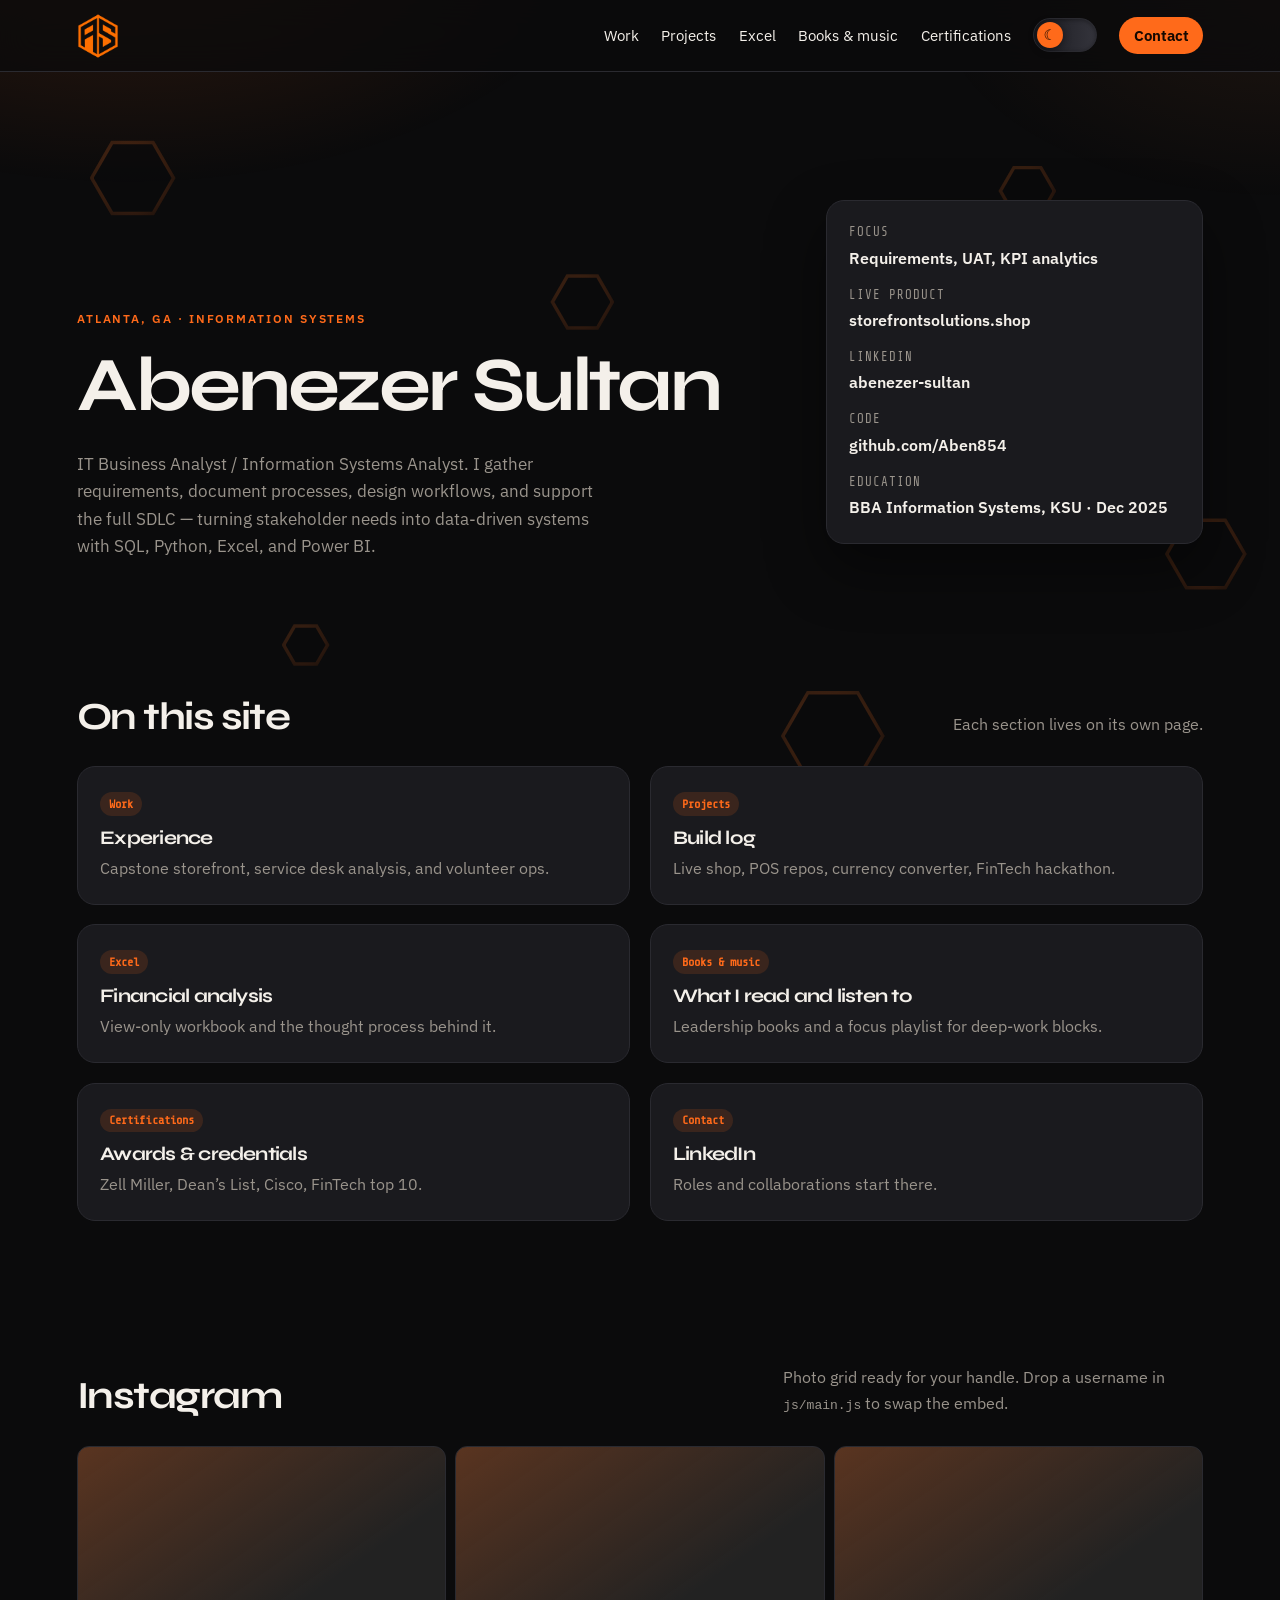
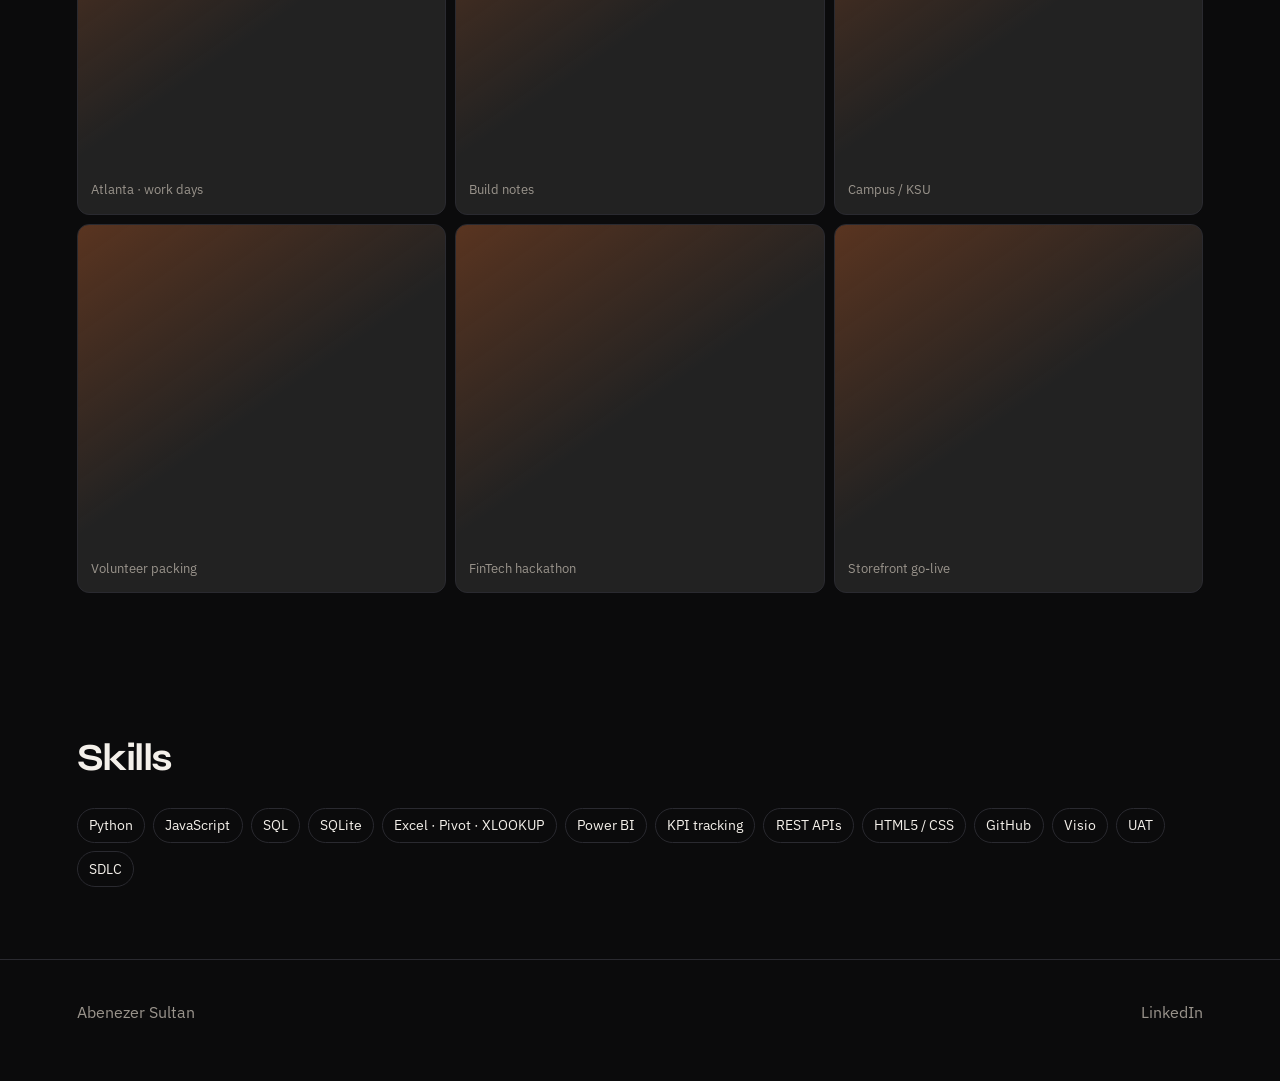
<file: index.html>
<!DOCTYPE html>
<html lang="en">
  <head>
    <meta charset="UTF-8" />
    <meta name="viewport" content="width=device-width, initial-scale=1.0" />
    <title>Abenezer Sultan — IT Business Analyst</title>
    <link rel="preconnect" href="https://fonts.googleapis.com" />
    <link rel="preconnect" href="https://fonts.gstatic.com" crossorigin />
    <link
      href="https://fonts.googleapis.com/css2?family=IBM+Plex+Sans:wght@400;500;600;700&family=Syne:wght@700;800&display=swap"
      rel="stylesheet"
    />
    <link rel="icon" type="image/png" href="assets/favicon.png" />
    <script src="js/theme-init.js"></script>
    <link rel="stylesheet" href="css/styles.css" />
  </head>
  <body>
    <nav class="nav">
      <a class="brand" href="index.html" aria-label="Home">
        <img class="brand-logo" src="assets/logo.png" alt="Abenezer Sultan monogram" />
      </a>
      <div class="nav-links">
        <a href="work.html">Work</a>
        <a href="projects.html">Projects</a>
        <a href="excel.html">Excel</a>
        <a href="books.html">Books & music</a>
        <a href="certifications.html">Certifications</a>
        <a class="nav-cta" href="contact.html">Contact</a>
      </div>
    </nav>

    <header class="hero">
      <div>
        <p class="kicker">Atlanta, GA · Information Systems</p>
        <h1>Abenezer Sultan</h1>
        <p class="lede">
          IT Business Analyst / Information Systems Analyst. I gather
          requirements, document processes, design workflows, and support the
          full SDLC — turning stakeholder needs into data-driven systems with
          SQL, Python, Excel, and Power BI.
        </p>
      </div>
      <dl class="hero-meta">
        <div>
          <dt>Focus</dt>
          <dd>Requirements, UAT, KPI analytics</dd>
        </div>
        <div>
          <dt>Live product</dt>
          <dd><a href="https://storefrontsolutions.shop/" target="_blank" rel="noreferrer">storefrontsolutions.shop</a></dd>
        </div>
        <div>
          <dt>LinkedIn</dt>
          <dd><a href="https://www.linkedin.com/in/abenezer-sultan-a5363623b" target="_blank" rel="noreferrer">abenezer-sultan</a></dd>
        </div>
        <div>
          <dt>Code</dt>
          <dd><a href="https://github.com/Aben854" target="_blank" rel="noreferrer">github.com/Aben854</a></dd>
        </div>
        <div>
          <dt>Education</dt>
          <dd>BBA Information Systems, KSU · Dec 2025</dd>
        </div>
      </dl>
    </header>

    <section class="section">
      <div class="section-head">
        <h2>On this site</h2>
        <p>Each section lives on its own page.</p>
      </div>
      <div class="grid-2">
        <a class="card" href="work.html">
          <span class="tag">Work</span>
          <h3>Experience</h3>
          <p>Capstone storefront, service desk analysis, and volunteer ops.</p>
        </a>
        <a class="card" href="projects.html">
          <span class="tag">Projects</span>
          <h3>Build log</h3>
          <p>Live shop, POS repos, currency converter, FinTech hackathon.</p>
        </a>
        <a class="card" href="excel.html">
          <span class="tag">Excel</span>
          <h3>Financial analysis</h3>
          <p>View-only workbook and the thought process behind it.</p>
        </a>
        <a class="card" href="books.html">
          <span class="tag">Books &amp; music</span>
          <h3>What I read and listen to</h3>
          <p>Leadership books and a focus playlist for deep-work blocks.</p>
        </a>
        <a class="card" href="certifications.html">
          <span class="tag">Certifications</span>
          <h3>Awards &amp; credentials</h3>
          <p>Zell Miller, Dean’s List, Cisco, FinTech top 10.</p>
        </a>
        <a class="card" href="contact.html">
          <span class="tag">Contact</span>
          <h3>LinkedIn</h3>
          <p>Roles and collaborations start there.</p>
        </a>
      </div>
    </section>

    <section class="section" id="instagram">
      <div class="section-head">
        <h2>Instagram</h2>
        <p>Photo grid ready for your handle. Drop a username in <code>js/main.js</code> to swap the embed.</p>
      </div>
      <div class="ig-grid" id="ig-grid">
        <div class="ig-tile">Atlanta · work days</div>
        <div class="ig-tile">Build notes</div>
        <div class="ig-tile">Campus / KSU</div>
        <div class="ig-tile">Volunteer packing</div>
        <div class="ig-tile">FinTech hackathon</div>
        <div class="ig-tile">Storefront go-live</div>
      </div>
    </section>

    <section class="section">
      <div class="section-head">
        <h2>Skills</h2>
      </div>
      <div class="skills">
        <span>Python</span><span>JavaScript</span><span>SQL</span><span>SQLite</span>
        <span>Excel · Pivot · XLOOKUP</span><span>Power BI</span><span>KPI tracking</span>
        <span>REST APIs</span><span>HTML5 / CSS</span><span>GitHub</span>
        <span>Visio</span><span>UAT</span><span>SDLC</span>
      </div>
    </section>

    <footer>
      <span>Abenezer Sultan</span>
      <a href="https://www.linkedin.com/in/abenezer-sultan-a5363623b" target="_blank" rel="noreferrer">LinkedIn</a>
    </footer>
    <script src="js/main.js"></script>
  </body>
</html>
</file>
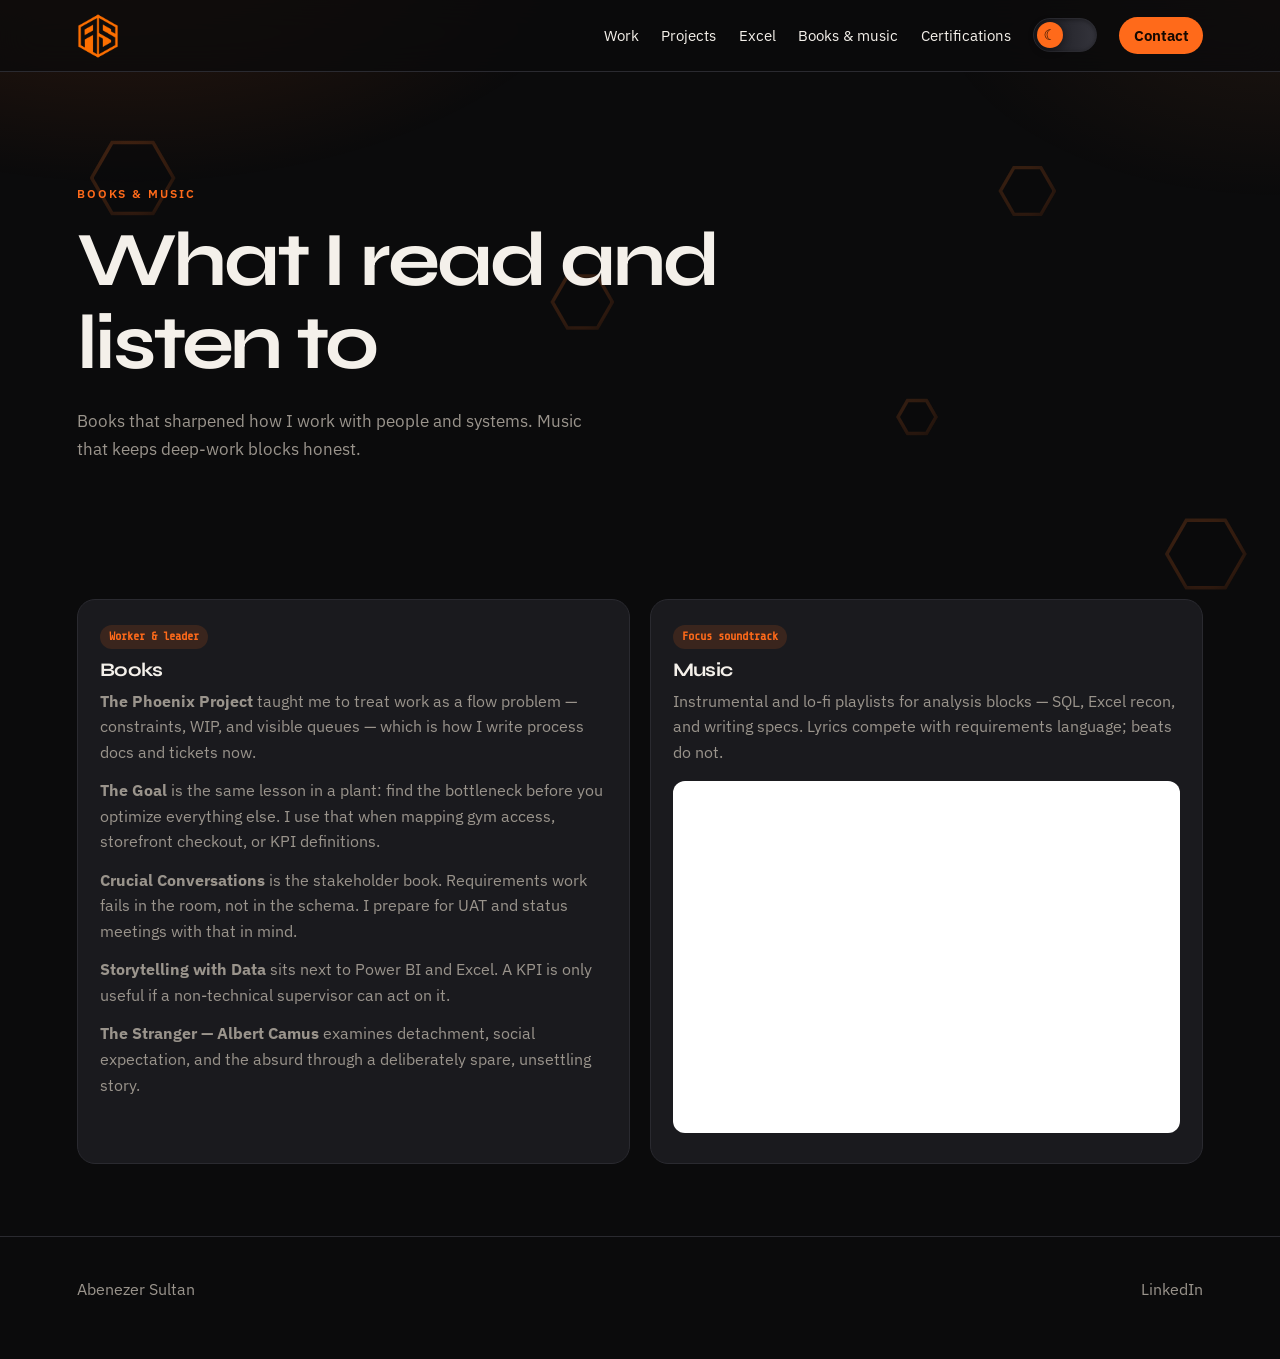
<file: books.html>
<!DOCTYPE html>
<html lang="en">
  <head>
    <meta charset="UTF-8" />
    <meta name="viewport" content="width=device-width, initial-scale=1.0" />
    <title>What I read and listen to — Abenezer Sultan</title>
    <link rel="preconnect" href="https://fonts.googleapis.com" />
    <link rel="preconnect" href="https://fonts.gstatic.com" crossorigin />
    <link
      href="https://fonts.googleapis.com/css2?family=IBM+Plex+Sans:wght@400;500;600;700&family=Syne:wght@700;800&display=swap"
      rel="stylesheet"
    />
    <link rel="icon" type="image/png" href="assets/favicon.png" />
    <script src="js/theme-init.js"></script>
    <link rel="stylesheet" href="css/styles.css" />
  </head>
  <body>
    <nav class="nav">
      <a class="brand" href="index.html" aria-label="Home">
        <img class="brand-logo" src="assets/logo.png" alt="Abenezer Sultan monogram" />
      </a>
      <div class="nav-links">
        <a href="work.html">Work</a>
        <a href="projects.html">Projects</a>
        <a href="excel.html">Excel</a>
        <a href="books.html" aria-current="page">Books & music</a>
        <a href="certifications.html">Certifications</a>
        <a class="nav-cta" href="contact.html">Contact</a>
      </div>
    </nav>

    <header class="hero" style="grid-template-columns: 1fr">
      <div>
        <p class="kicker">Books &amp; music</p>
        <h1>What I read and listen to</h1>
        <p class="lede">
          Books that sharpened how I work with people and systems. Music that
          keeps deep-work blocks honest.
        </p>
      </div>
    </header>

    <section class="section">
      <div class="grid-2">
        <article class="card">
          <span class="tag">Worker &amp; leader</span>
          <h3>Books</h3>
          <p>
            <strong>The Phoenix Project</strong> taught me to treat work as a flow
            problem — constraints, WIP, and visible queues — which is how I write
            process docs and tickets now.
          </p>
          <p style="margin-top:0.8rem">
            <strong>The Goal</strong> is the same lesson in a plant: find the
            bottleneck before you optimize everything else. I use that when
            mapping gym access, storefront checkout, or KPI definitions.
          </p>
          <p style="margin-top:0.8rem">
            <strong>Crucial Conversations</strong> is the stakeholder book.
            Requirements work fails in the room, not in the schema. I prepare
            for UAT and status meetings with that in mind.
          </p>
          <p style="margin-top:0.8rem">
            <strong>Storytelling with Data</strong> sits next to Power BI and
            Excel. A KPI is only useful if a non-technical supervisor can act
            on it.
          </p>
          <p style="margin-top:0.8rem">
            <strong>The Stranger — Albert Camus</strong> examines detachment,
            social expectation, and the absurd through a deliberately spare,
            unsettling story.
          </p>
        </article>
        <article class="card">
          <span class="tag">Focus soundtrack</span>
          <h3>Music</h3>
          <p style="margin-bottom:1rem">
            Instrumental and lo-fi playlists for analysis blocks — SQL, Excel
            recon, and writing specs. Lyrics compete with requirements language;
            beats do not.
          </p>
          <iframe
            class="embed-frame"
            style="min-height: 352px"
            src="https://open.spotify.com/embed/playlist/37i9dQZF1DWWQRwui0ExPn?utm_source=generator&theme=0"
            allow="autoplay; clipboard-write; encrypted-media; fullscreen; picture-in-picture"
            loading="lazy"
            title="Spotify focus playlist"
          ></iframe>
        </article>
      </div>
    </section>

    <footer>
      <span>Abenezer Sultan</span>
      <a href="https://www.linkedin.com/in/abenezer-sultan-a5363623b" target="_blank" rel="noreferrer">LinkedIn</a>
    </footer>
    <script src="js/main.js"></script>
  </body>
</html>
</file>
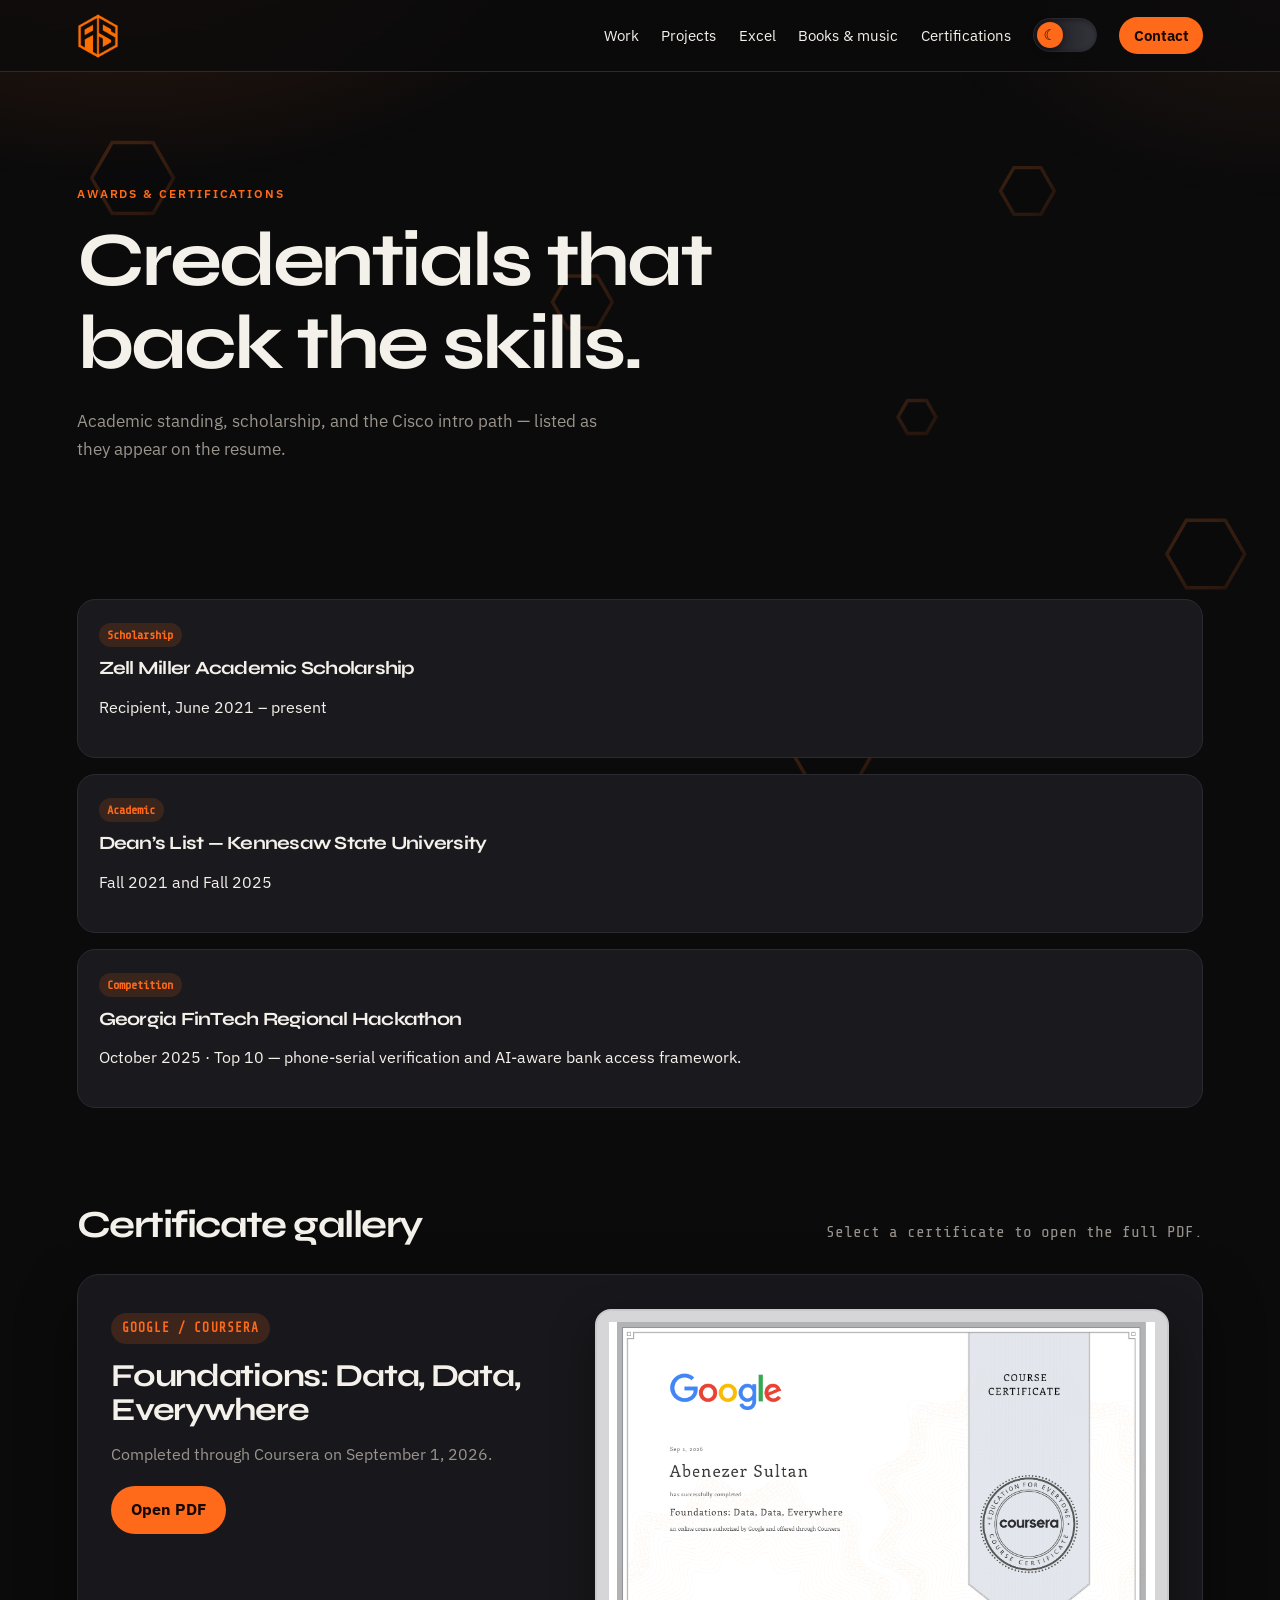
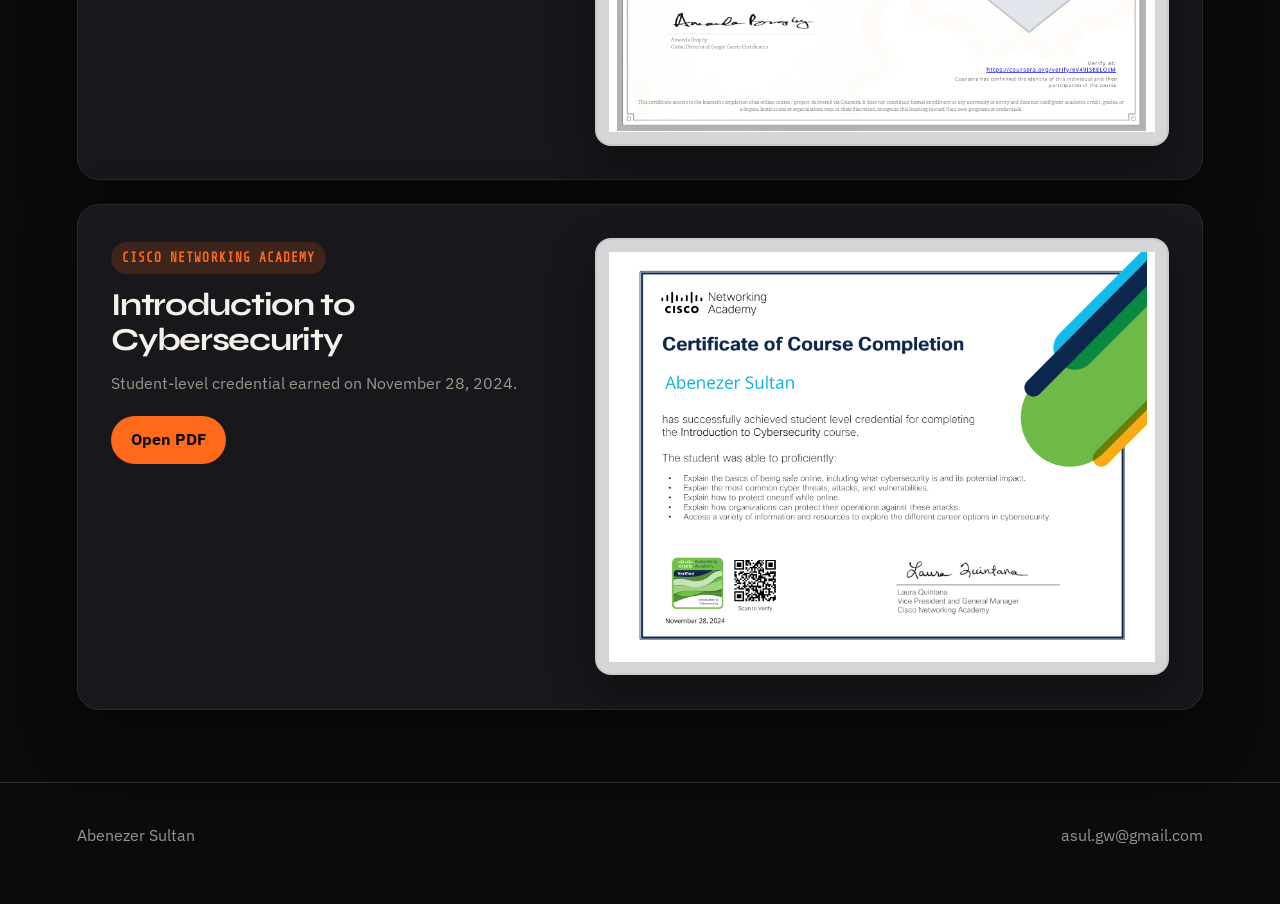
<file: certifications.html>
<!DOCTYPE html>
<html lang="en">
  <head>
    <meta charset="UTF-8" />
    <meta name="viewport" content="width=device-width, initial-scale=1.0" />
    <title>Certifications — Abenezer Sultan</title>
    <link rel="preconnect" href="https://fonts.googleapis.com" />
    <link rel="preconnect" href="https://fonts.gstatic.com" crossorigin />
    <link
      href="https://fonts.googleapis.com/css2?family=IBM+Plex+Sans:wght@400;500;600;700&family=Syne:wght@700;800&display=swap"
      rel="stylesheet"
    />
    <link rel="icon" type="image/png" href="assets/favicon.png" />
    <script src="js/theme-init.js"></script>
    <link rel="stylesheet" href="css/styles.css" />
  </head>
  <body>
    <nav class="nav">
      <a class="brand" href="index.html" aria-label="Home">
        <img class="brand-logo" src="assets/logo.png" alt="Abenezer Sultan monogram" />
      </a>
      <div class="nav-links">
        <a href="work.html">Work</a>
        <a href="projects.html">Projects</a>
        <a href="excel.html">Excel</a>
        <a href="books.html">Books & music</a>
        <a href="certifications.html">Certifications</a>
        <a class="nav-cta" href="contact.html">Contact</a>
      </div>
    </nav>

    <header class="hero" style="grid-template-columns: 1fr">
      <div>
        <p class="kicker">Awards &amp; certifications</p>
        <h1>Credentials that back the skills.</h1>
        <p class="lede">
          Academic standing, scholarship, and the Cisco intro path — listed as
          they appear on the resume.
        </p>
      </div>
    </header>

    <section class="section">
      <div class="cert-list">
        <article class="cert">
          <div>
            <span class="tag">Scholarship</span>
            <h3>Zell Miller Academic Scholarship</h3>
            <p>Recipient, June 2021 – present</p>
          </div>
        </article>
        <article class="cert">
          <div>
            <span class="tag">Academic</span>
            <h3>Dean’s List — Kennesaw State University</h3>
            <p>Fall 2021 and Fall 2025</p>
          </div>
        </article>
        <article class="cert">
          <div>
            <span class="tag">Competition</span>
            <h3>Georgia FinTech Regional Hackathon</h3>
            <p>October 2025 · Top 10 — phone-serial verification and AI-aware bank access framework.</p>
          </div>
        </article>
      </div>
    </section>

    <section class="section certificate-gallery" aria-labelledby="certificate-gallery-title">
      <div class="section-head">
        <h2 id="certificate-gallery-title">Certificate gallery</h2>
        <p class="mainframe-text">Select a certificate to open the full PDF.</p>
      </div>

      <div class="certificate-gallery-list">
        <article class="certificate-gallery-card">
          <div class="certificate-copy">
            <span class="certificate-source">Google / Coursera</span>
            <h3>Foundations: Data, Data, Everywhere</h3>
            <p>Completed through Coursera on September 1, 2026.</p>
            <a
              class="certificate-button"
              href="assets/certifications/google-foundations-data.pdf"
              target="_blank"
              rel="noreferrer"
            >Open PDF</a>
          </div>
          <a
            class="certificate-document"
            href="assets/certifications/google-foundations-data.pdf"
            target="_blank"
            rel="noreferrer"
            aria-label="Open the Google Foundations: Data, Data, Everywhere certificate PDF"
          >
            <img
              src="assets/certifications/google-foundations-data.png"
              alt="Google and Coursera Foundations: Data, Data, Everywhere certificate awarded to Abenezer Sultan"
              loading="lazy"
            />
          </a>
        </article>

        <article class="certificate-gallery-card">
          <div class="certificate-copy">
            <span class="certificate-source">Cisco Networking Academy</span>
            <h3>Introduction to Cybersecurity</h3>
            <p>Student-level credential earned on November 28, 2024.</p>
            <a
              class="certificate-button"
              href="assets/certifications/cisco-intro-cybersecurity.pdf"
              target="_blank"
              rel="noreferrer"
            >Open PDF</a>
          </div>
          <a
            class="certificate-document"
            href="assets/certifications/cisco-intro-cybersecurity.pdf"
            target="_blank"
            rel="noreferrer"
            aria-label="Open the Cisco Introduction to Cybersecurity certificate PDF"
          >
            <img
              src="assets/certifications/cisco-intro-cybersecurity.png"
              alt="Cisco Networking Academy Introduction to Cybersecurity certificate awarded to Abenezer Sultan"
              loading="lazy"
            />
          </a>
        </article>
      </div>
    </section>

    <footer>
      <span>Abenezer Sultan</span>
      <a href="mailto:asul.gw@gmail.com">asul.gw@gmail.com</a>
    </footer>
    <script src="js/main.js"></script>
  </body>
</html>
</file>
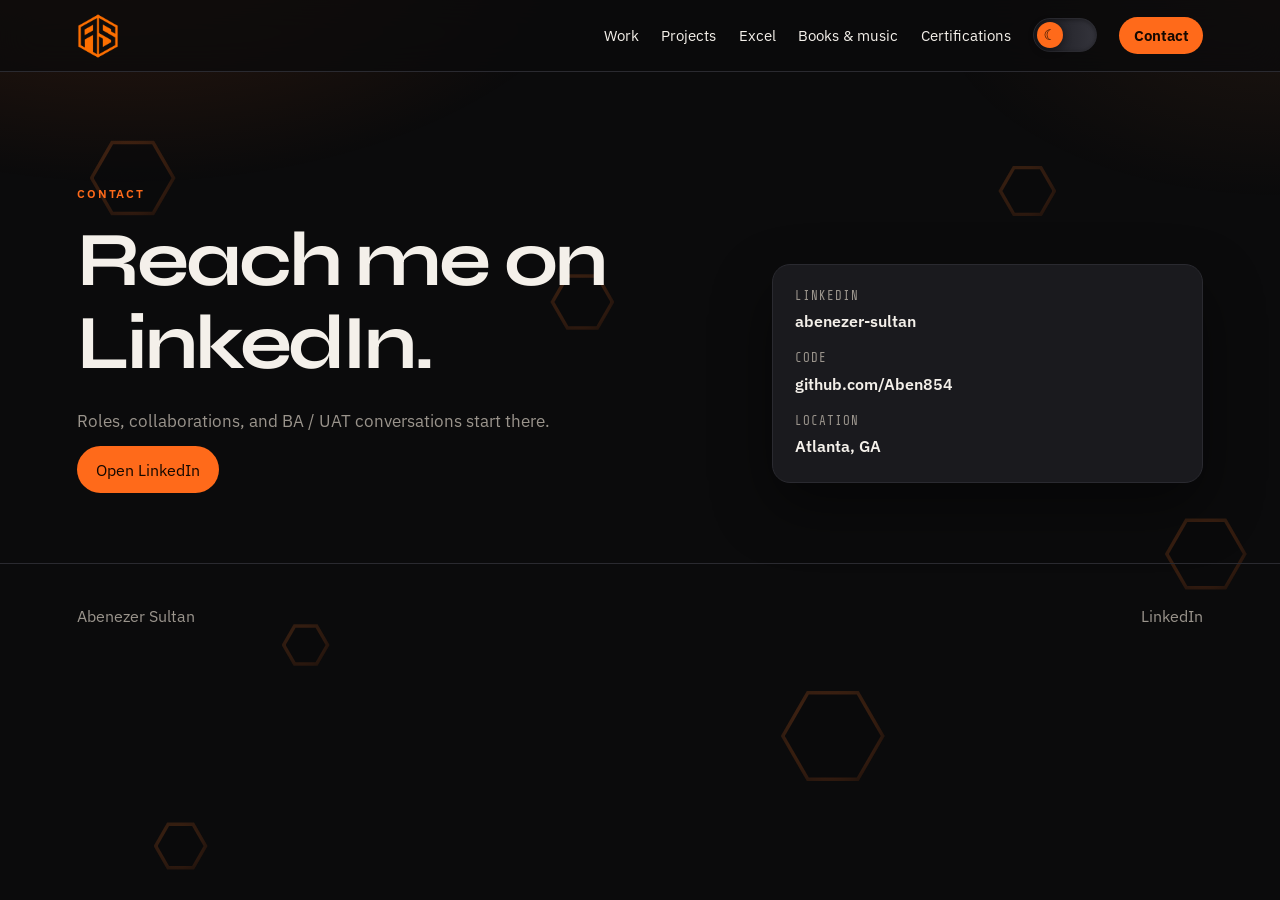
<file: contact.html>
<!DOCTYPE html>
<html lang="en">
  <head>
    <meta charset="UTF-8" />
    <meta name="viewport" content="width=device-width, initial-scale=1.0" />
    <title>Contact — Abenezer Sultan</title>
    <link rel="preconnect" href="https://fonts.googleapis.com" />
    <link rel="preconnect" href="https://fonts.gstatic.com" crossorigin />
    <link
      href="https://fonts.googleapis.com/css2?family=IBM+Plex+Sans:wght@400;500;600;700&family=Syne:wght@700;800&display=swap"
      rel="stylesheet"
    />
    <link rel="icon" type="image/png" href="assets/favicon.png" />
    <script src="js/theme-init.js"></script>
    <link rel="stylesheet" href="css/styles.css" />
  </head>
  <body>
    <nav class="nav">
      <a class="brand" href="index.html" aria-label="Home">
        <img class="brand-logo" src="assets/logo.png" alt="Abenezer Sultan monogram" />
      </a>
      <div class="nav-links">
        <a href="work.html">Work</a>
        <a href="projects.html">Projects</a>
        <a href="excel.html">Excel</a>
        <a href="books.html">Books & music</a>
        <a href="certifications.html">Certifications</a>
        <a class="nav-cta" href="contact.html">Contact</a>
      </div>
    </nav>

    <header class="hero" style="grid-template-columns: 1.2fr 0.8fr">
      <div>
        <p class="kicker">Contact</p>
        <h1>Reach me on LinkedIn.</h1>
        <p class="lede">
          Roles, collaborations, and BA / UAT conversations start there.
        </p>
        <p style="margin-top: 1.4rem">
          <a
            class="btn"
            href="https://www.linkedin.com/in/abenezer-sultan-a5363623b"
            target="_blank"
            rel="noreferrer"
            >Open LinkedIn</a
          >
        </p>
      </div>
      <dl class="hero-meta">
        <div>
          <dt>LinkedIn</dt>
          <dd>
            <a
              href="https://www.linkedin.com/in/abenezer-sultan-a5363623b"
              target="_blank"
              rel="noreferrer"
              >abenezer-sultan</a
            >
          </dd>
        </div>
        <div>
          <dt>Code</dt>
          <dd>
            <a href="https://github.com/Aben854" target="_blank" rel="noreferrer">github.com/Aben854</a>
          </dd>
        </div>
        <div>
          <dt>Location</dt>
          <dd>Atlanta, GA</dd>
        </div>
      </dl>
    </header>

    <footer>
      <span>Abenezer Sultan</span>
      <a
        href="https://www.linkedin.com/in/abenezer-sultan-a5363623b"
        target="_blank"
        rel="noreferrer"
        >LinkedIn</a
      >
    </footer>
    <script src="js/main.js"></script>
  </body>
</html>
</file>
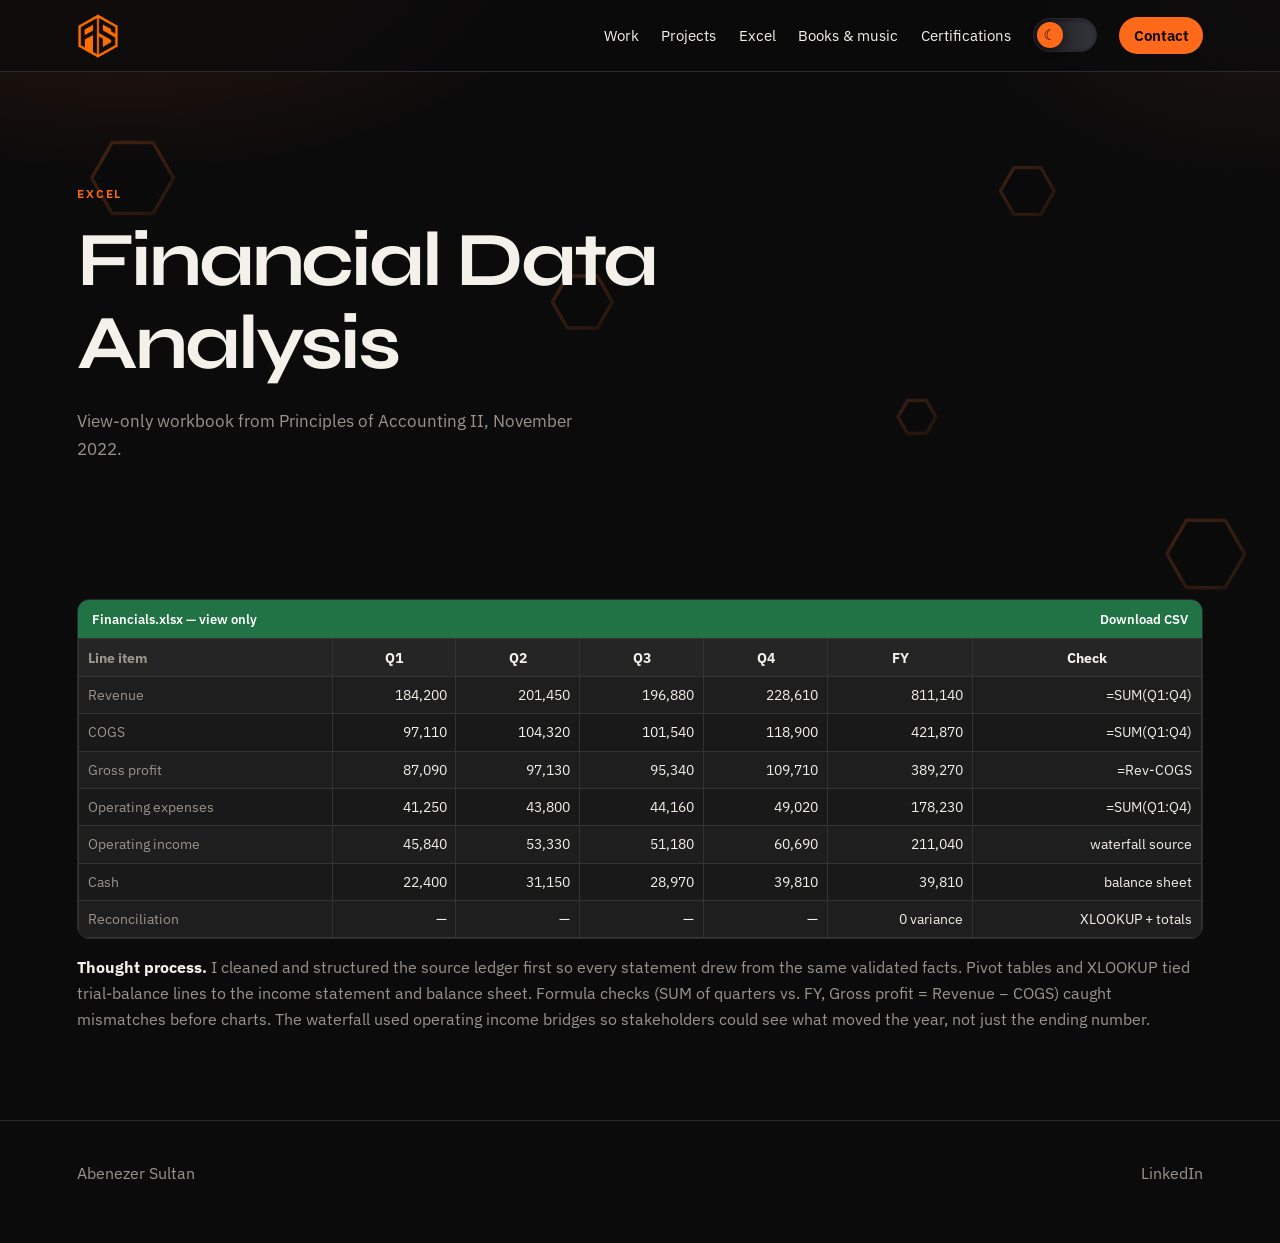
<file: excel.html>
<!DOCTYPE html>
<html lang="en">
  <head>
    <meta charset="UTF-8" />
    <meta name="viewport" content="width=device-width, initial-scale=1.0" />
    <title>Excel — Abenezer Sultan</title>
    <link rel="preconnect" href="https://fonts.googleapis.com" />
    <link rel="preconnect" href="https://fonts.gstatic.com" crossorigin />
    <link
      href="https://fonts.googleapis.com/css2?family=IBM+Plex+Sans:wght@400;500;600;700&family=Syne:wght@700;800&display=swap"
      rel="stylesheet"
    />
    <link rel="icon" type="image/png" href="assets/favicon.png" />
    <script src="js/theme-init.js"></script>
    <link rel="stylesheet" href="css/styles.css" />
  </head>
  <body>
    <nav class="nav">
      <a class="brand" href="index.html" aria-label="Home">
        <img class="brand-logo" src="assets/logo.png" alt="Abenezer Sultan monogram" />
      </a>
      <div class="nav-links">
        <a href="work.html">Work</a>
        <a href="projects.html">Projects</a>
        <a href="excel.html" aria-current="page">Excel</a>
        <a href="books.html">Books & music</a>
        <a href="certifications.html">Certifications</a>
        <a class="nav-cta" href="contact.html">Contact</a>
      </div>
    </nav>

    <header class="hero" style="grid-template-columns: 1fr">
      <div>
        <p class="kicker">Excel</p>
        <h1>Financial Data Analysis</h1>
        <p class="lede">
          View-only workbook from Principles of Accounting II, November 2022.
        </p>
      </div>
    </header>

    <section class="section">
      <div class="excel-shell" aria-label="View-only Excel spreadsheet">
        <div class="excel-bar">
          <span>Financials.xlsx — view only</span>
          <a href="data/financials.csv" download style="color:#fff">Download CSV</a>
        </div>
        <div style="overflow:auto">
          <table class="excel-grid">
            <thead>
              <tr>
                <th>Line item</th>
                <th>Q1</th>
                <th>Q2</th>
                <th>Q3</th>
                <th>Q4</th>
                <th>FY</th>
                <th>Check</th>
              </tr>
            </thead>
            <tbody>
              <tr>
                <td>Revenue</td>
                <td>184,200</td>
                <td>201,450</td>
                <td>196,880</td>
                <td>228,610</td>
                <td>811,140</td>
                <td>=SUM(Q1:Q4)</td>
              </tr>
              <tr>
                <td>COGS</td>
                <td>97,110</td>
                <td>104,320</td>
                <td>101,540</td>
                <td>118,900</td>
                <td>421,870</td>
                <td>=SUM(Q1:Q4)</td>
              </tr>
              <tr>
                <td>Gross profit</td>
                <td>87,090</td>
                <td>97,130</td>
                <td>95,340</td>
                <td>109,710</td>
                <td>389,270</td>
                <td>=Rev-COGS</td>
              </tr>
              <tr>
                <td>Operating expenses</td>
                <td>41,250</td>
                <td>43,800</td>
                <td>44,160</td>
                <td>49,020</td>
                <td>178,230</td>
                <td>=SUM(Q1:Q4)</td>
              </tr>
              <tr>
                <td>Operating income</td>
                <td>45,840</td>
                <td>53,330</td>
                <td>51,180</td>
                <td>60,690</td>
                <td>211,040</td>
                <td>waterfall source</td>
              </tr>
              <tr>
                <td>Cash</td>
                <td>22,400</td>
                <td>31,150</td>
                <td>28,970</td>
                <td>39,810</td>
                <td>39,810</td>
                <td>balance sheet</td>
              </tr>
              <tr>
                <td>Reconciliation</td>
                <td>—</td>
                <td>—</td>
                <td>—</td>
                <td>—</td>
                <td>0 variance</td>
                <td>XLOOKUP + totals</td>
              </tr>
            </tbody>
          </table>
        </div>
      </div>
      <p class="thought">
        <strong>Thought process.</strong>
        I cleaned and structured the source ledger first so every statement drew
        from the same validated facts. Pivot tables and XLOOKUP tied trial-balance
        lines to the income statement and balance sheet. Formula checks
        (SUM of quarters vs. FY, Gross profit = Revenue − COGS) caught
        mismatches before charts. The waterfall used operating income bridges so
        stakeholders could see what moved the year, not just the ending number.
      </p>
    </section>

    <footer>
      <span>Abenezer Sultan</span>
      <a href="https://www.linkedin.com/in/abenezer-sultan-a5363623b" target="_blank" rel="noreferrer">LinkedIn</a>
    </footer>
    <script src="js/main.js"></script>
  </body>
</html>
</file>
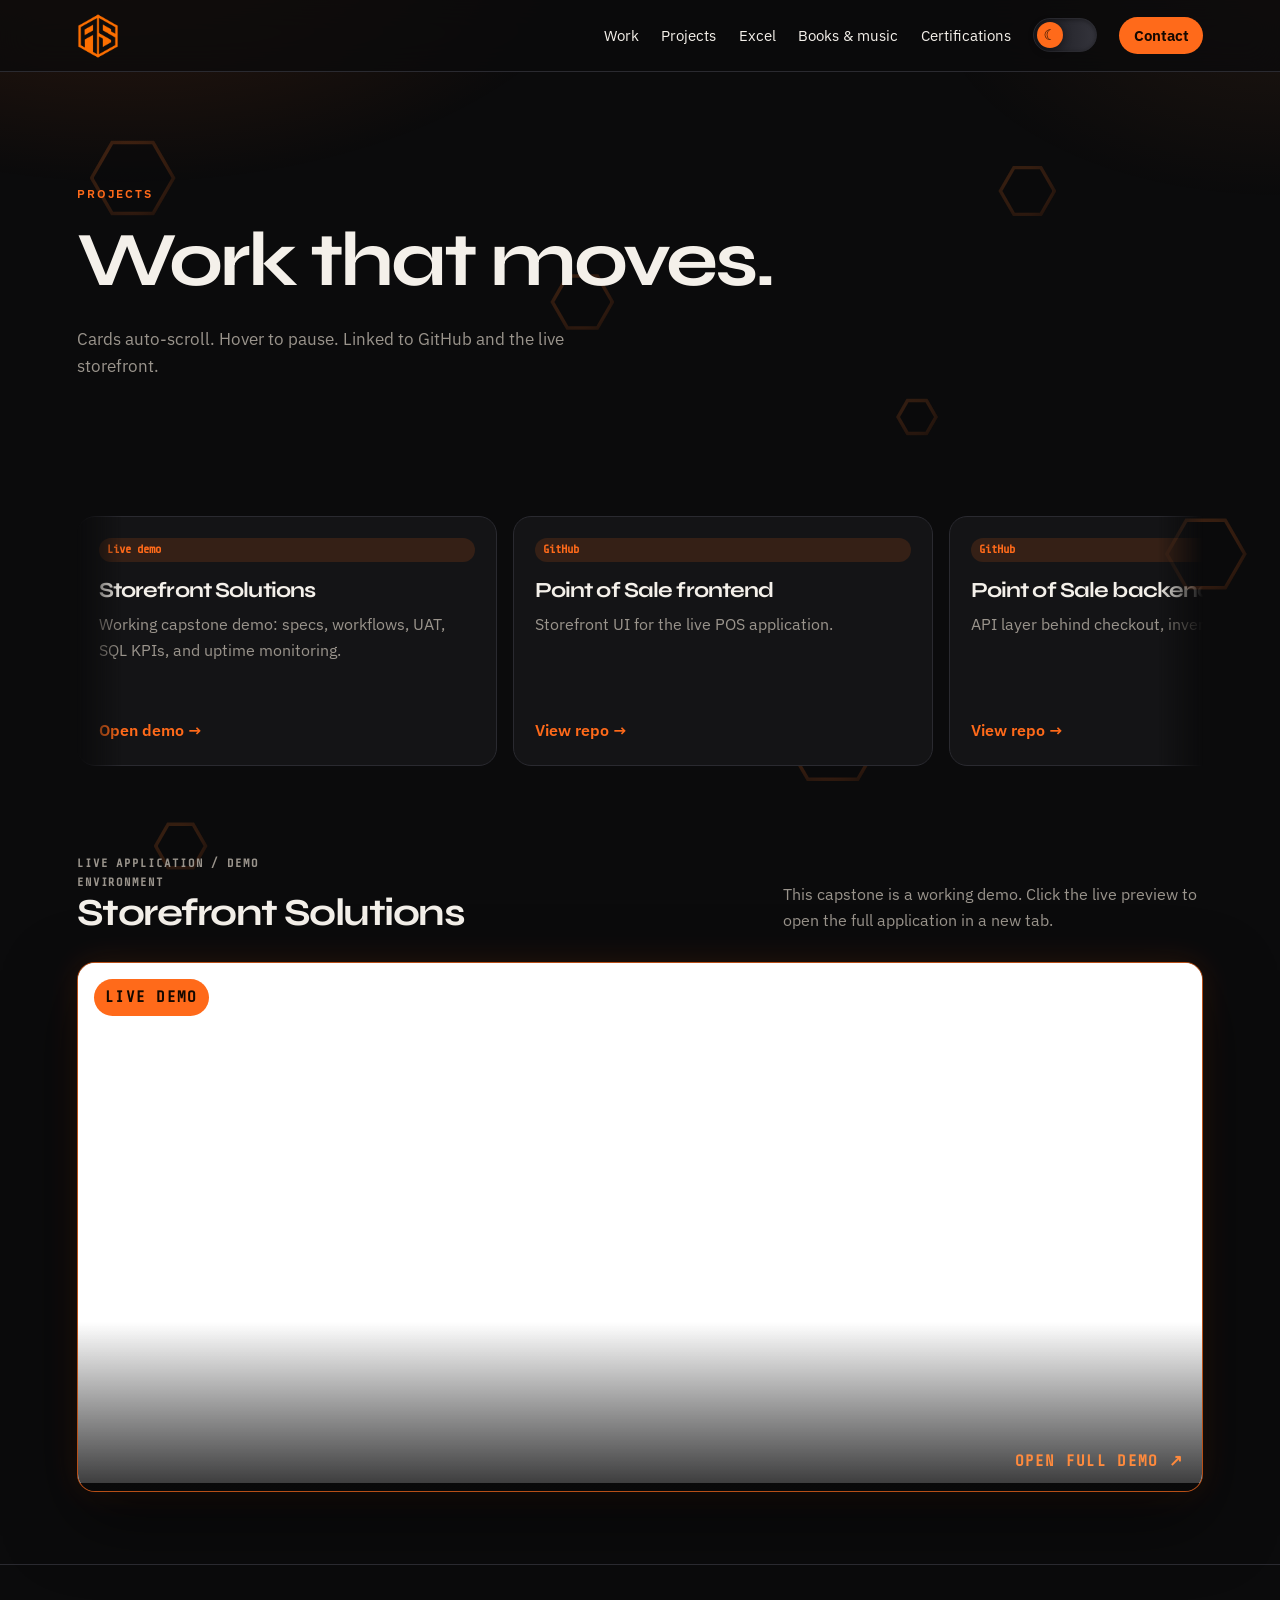
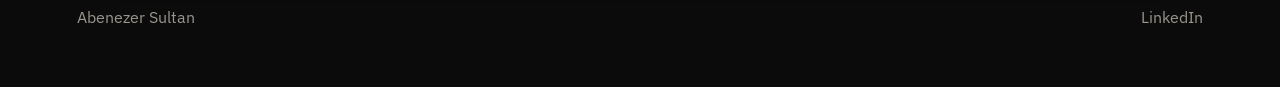
<file: projects.html>
<!DOCTYPE html>
<html lang="en">
  <head>
    <meta charset="UTF-8" />
    <meta name="viewport" content="width=device-width, initial-scale=1.0" />
    <title>Projects — Abenezer Sultan</title>
    <link rel="preconnect" href="https://fonts.googleapis.com" />
    <link rel="preconnect" href="https://fonts.gstatic.com" crossorigin />
    <link
      href="https://fonts.googleapis.com/css2?family=IBM+Plex+Sans:wght@400;500;600;700&family=Syne:wght@700;800&display=swap"
      rel="stylesheet"
    />
    <link rel="icon" type="image/png" href="assets/favicon.png" />
    <script src="js/theme-init.js"></script>
    <link rel="stylesheet" href="css/styles.css" />
  </head>
  <body>
    <nav class="nav">
      <a class="brand" href="index.html" aria-label="Home">
        <img class="brand-logo" src="assets/logo.png" alt="Abenezer Sultan monogram" />
      </a>
      <div class="nav-links">
        <a href="work.html">Work</a>
        <a href="projects.html" aria-current="page">Projects</a>
        <a href="excel.html">Excel</a>
        <a href="books.html">Books & music</a>
        <a href="certifications.html">Certifications</a>
        <a class="nav-cta" href="contact.html">Contact</a>
      </div>
    </nav>

    <header class="hero" style="grid-template-columns: 1fr">
      <div>
        <p class="kicker">Projects</p>
        <h1>Work that moves.</h1>
        <p class="lede">
          Cards auto-scroll. Hover to pause. Linked to GitHub and the live storefront.
        </p>
      </div>
    </header>

    <section class="section">
      <div class="carousel-wrap">
        <div class="carousel" id="project-carousel"></div>
      </div>
    </section>

    <section class="section storefront-showcase" aria-labelledby="storefront-title">
      <div class="section-head">
        <div>
          <p class="kicker mainframe-text">Live application / demo environment</p>
          <h2 id="storefront-title">Storefront Solutions</h2>
        </div>
        <p>
          This capstone is a working demo. Click the live preview to open the
          full application in a new tab.
        </p>
      </div>
      <a
        class="live-preview"
        href="https://storefrontsolutions.shop/"
        target="_blank"
        rel="noreferrer"
        aria-label="Open the Storefront Solutions live demo in a new tab"
      >
        <span class="live-preview-badge">Live demo</span>
        <iframe
          src="https://storefrontsolutions.shop/"
          title="Live preview of the Storefront Solutions demo"
          loading="lazy"
          tabindex="-1"
        ></iframe>
        <span class="live-preview-action">Open full demo ↗</span>
      </a>
    </section>

    <footer>
      <span>Abenezer Sultan</span>
      <a href="https://www.linkedin.com/in/abenezer-sultan-a5363623b" target="_blank" rel="noreferrer">LinkedIn</a>
    </footer>
    <script src="js/main.js"></script>
  </body>
</html>
</file>
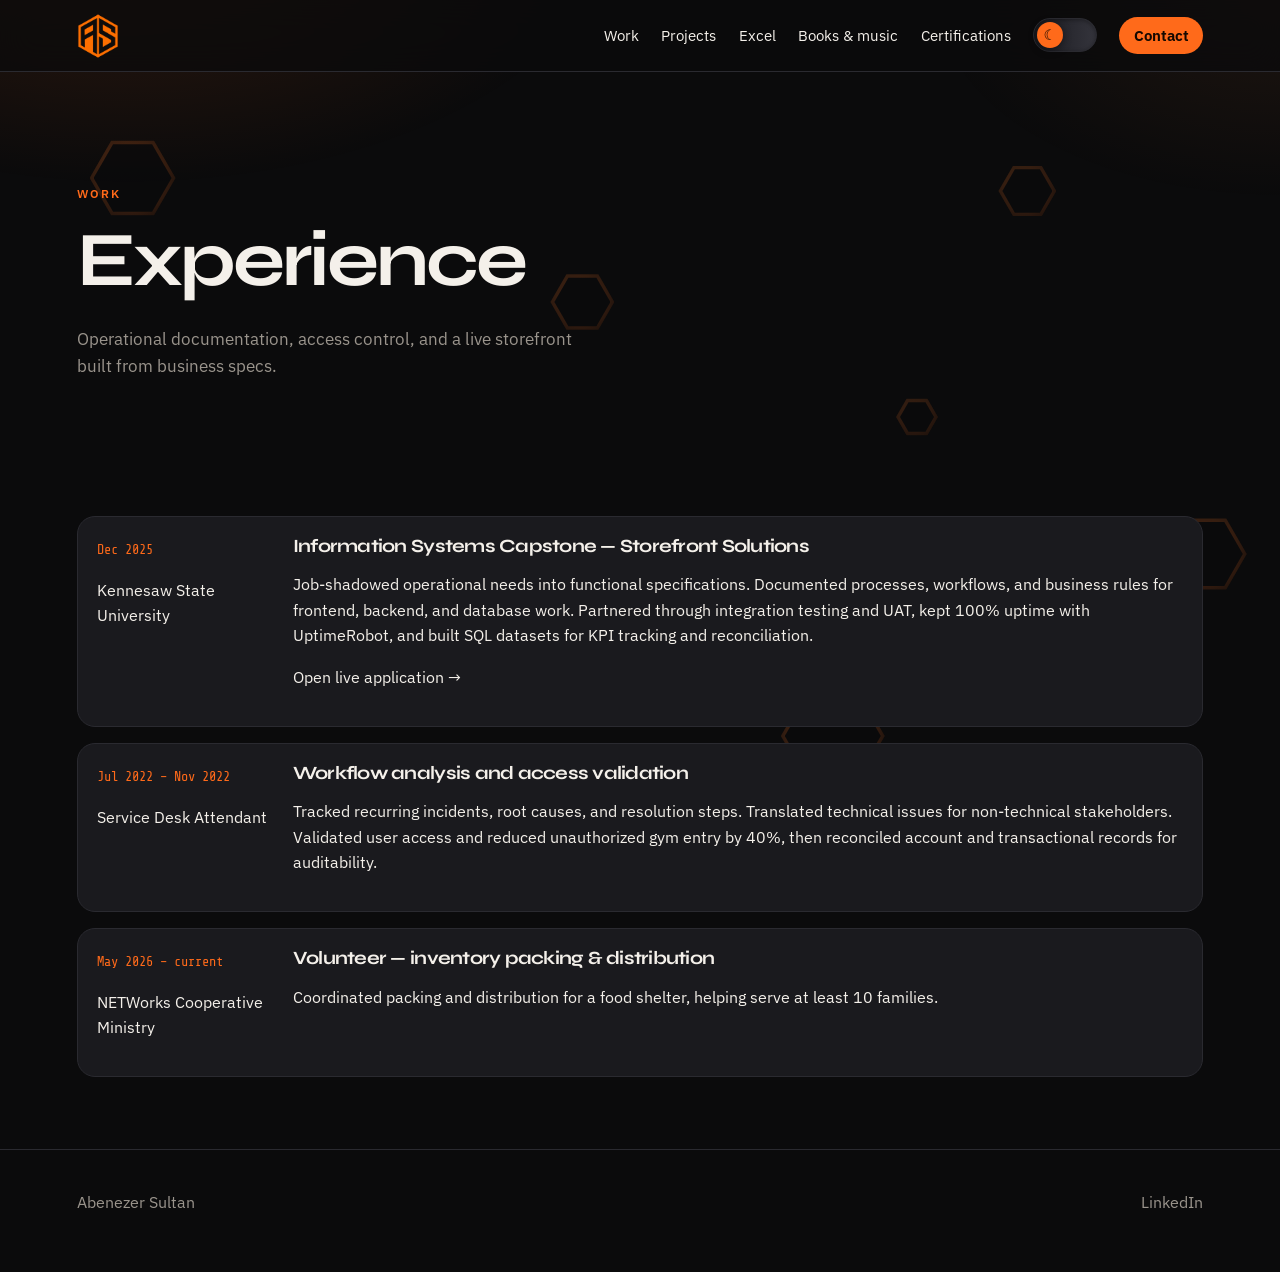
<file: work.html>
<!DOCTYPE html>
<html lang="en">
  <head>
    <meta charset="UTF-8" />
    <meta name="viewport" content="width=device-width, initial-scale=1.0" />
    <title>Work — Abenezer Sultan</title>
    <link rel="preconnect" href="https://fonts.googleapis.com" />
    <link rel="preconnect" href="https://fonts.gstatic.com" crossorigin />
    <link
      href="https://fonts.googleapis.com/css2?family=IBM+Plex+Sans:wght@400;500;600;700&family=Syne:wght@700;800&display=swap"
      rel="stylesheet"
    />
    <link rel="icon" type="image/png" href="assets/favicon.png" />
    <script src="js/theme-init.js"></script>
    <link rel="stylesheet" href="css/styles.css" />
  </head>
  <body>
    <nav class="nav">
      <a class="brand" href="index.html" aria-label="Home">
        <img class="brand-logo" src="assets/logo.png" alt="Abenezer Sultan monogram" />
      </a>
      <div class="nav-links">
        <a href="work.html" aria-current="page">Work</a>
        <a href="projects.html">Projects</a>
        <a href="excel.html">Excel</a>
        <a href="books.html">Books & music</a>
        <a href="certifications.html">Certifications</a>
        <a class="nav-cta" href="contact.html">Contact</a>
      </div>
    </nav>

    <header class="hero" style="grid-template-columns: 1fr">
      <div>
        <p class="kicker">Work</p>
        <h1>Experience</h1>
        <p class="lede">
          Operational documentation, access control, and a live storefront built
          from business specs.
        </p>
      </div>
    </header>

    <section class="section">
      <div class="timeline">
        <article class="job">
          <div>
            <time>Dec 2025</time>
            <p>Kennesaw State University</p>
          </div>
          <div>
            <h3>Information Systems Capstone — Storefront Solutions</h3>
            <p>
              Job-shadowed operational needs into functional specifications.
              Documented processes, workflows, and business rules for frontend,
              backend, and database work. Partnered through integration testing
              and UAT, kept 100% uptime with UptimeRobot, and built SQL datasets
              for KPI tracking and reconciliation.
            </p>
            <p><a href="https://storefrontsolutions.shop/" target="_blank" rel="noreferrer">Open live application →</a></p>
          </div>
        </article>
        <article class="job">
          <div>
            <time>Jul 2022 – Nov 2022</time>
            <p>Service Desk Attendant</p>
          </div>
          <div>
            <h3>Workflow analysis and access validation</h3>
            <p>
              Tracked recurring incidents, root causes, and resolution steps.
              Translated technical issues for non-technical stakeholders.
              Validated user access and reduced unauthorized gym entry by 40%,
              then reconciled account and transactional records for auditability.
            </p>
          </div>
        </article>
        <article class="job">
          <div>
            <time>May 2026 – current</time>
            <p>NETWorks Cooperative Ministry</p>
          </div>
          <div>
            <h3>Volunteer — inventory packing &amp; distribution</h3>
            <p>Coordinated packing and distribution for a food shelter, helping serve at least 10 families.</p>
          </div>
        </article>
      </div>
    </section>

    <footer>
      <span>Abenezer Sultan</span>
      <a href="https://www.linkedin.com/in/abenezer-sultan-a5363623b" target="_blank" rel="noreferrer">LinkedIn</a>
    </footer>
    <script src="js/main.js"></script>
  </body>
</html>
</file>
<file: css/styles.css>
@import url("https://fonts.googleapis.com/css2?family=Share+Tech+Mono&display=swap");

:root {
  --bg: #0b0b0c;
  --bg-elev: #141416;
  --bg-card: #1a1a1e;
  --line: #2a2a30;
  --text: #f4f0ea;
  --muted: #9a948c;
  --orange: #ff6a1a;
  --orange-2: #ff8a3d;
  --orange-dim: rgba(255, 106, 26, 0.14);
  --shadow: 0 24px 60px rgba(0, 0, 0, 0.45);
  --radius: 18px;
  --nav-h: 72px;
}

html[data-theme="light"] {
  color-scheme: light;
  --bg: #f6f3ee;
  --bg-elev: #ffffff;
  --bg-card: #ffffff;
  --line: #d9d1c8;
  --text: #191614;
  --muted: #6f665f;
  --orange: #e85d0b;
  --orange-2: #c94d00;
  --orange-dim: rgba(232, 93, 11, 0.11);
  --shadow: 0 22px 55px rgba(55, 42, 31, 0.12);
}

html[data-theme="dark"] {
  color-scheme: dark;
}

*,
*::before,
*::after {
  box-sizing: border-box;
}

html {
  scroll-behavior: smooth;
}

body {
  margin: 0;
  font-family: "IBM Plex Sans", system-ui, sans-serif;
  background: var(--bg);
  color: var(--text);
  line-height: 1.6;
  min-height: 100vh;
}

body::before {
  content: "";
  position: fixed;
  inset: 0;
  pointer-events: none;
  background:
    radial-gradient(900px 500px at 10% -10%, rgba(255, 106, 26, 0.16), transparent 55%),
    radial-gradient(700px 400px at 100% 0%, rgba(255, 138, 61, 0.08), transparent 50%);
  z-index: -1;
}

html[data-theme="light"] body::before,
html[data-theme="light"] .hex-field {
  display: none;
}

.hex-field {
  position: fixed;
  inset: 0;
  z-index: 0;
  pointer-events: none;
  overflow: hidden;
}

.floating-hex {
  --hex-size: 64px;
  position: absolute;
  left: var(--hex-left);
  top: var(--hex-top);
  width: var(--hex-size);
  aspect-ratio: 1;
  opacity: 0.42;
  background: linear-gradient(145deg, rgba(255, 138, 61, 0.28), rgba(255, 106, 26, 0.06));
  clip-path: polygon(25% 6.7%, 75% 6.7%, 100% 50%, 75% 93.3%, 25% 93.3%, 0 50%);
  filter: drop-shadow(0 0 14px rgba(255, 106, 26, 0.6));
  animation: hex-float 18s ease-in-out var(--hex-delay) infinite alternate;
}

.floating-hex::after {
  content: "";
  position: absolute;
  inset: 4px;
  background: var(--bg);
  clip-path: inherit;
}

.hero,
.section,
footer {
  position: relative;
  z-index: 1;
}

@keyframes hex-float {
  0% {
    transform: translate3d(-12px, 16px, 0) rotate(0deg) scale(0.94);
  }
  50% {
    transform: translate3d(28px, -34px, 0) rotate(24deg) scale(1.08);
  }
  100% {
    transform: translate3d(-20px, -72px, 0) rotate(52deg) scale(0.98);
  }
}

img {
  max-width: 100%;
  display: block;
}

a {
  color: inherit;
  text-decoration: none;
}

.nav {
  position: sticky;
  top: 0;
  z-index: 40;
  height: var(--nav-h);
  display: flex;
  align-items: center;
  justify-content: space-between;
  padding: 0 6vw;
  backdrop-filter: blur(16px);
  background: rgba(11, 11, 12, 0.78);
  border-bottom: 1px solid var(--line);
}

html[data-theme="light"] .nav {
  background: rgba(246, 243, 238, 0.9);
}

.brand {
  display: inline-flex;
  align-items: center;
  justify-content: center;
  font-family: Syne, sans-serif;
  font-weight: 800;
  letter-spacing: -0.03em;
  font-size: 1.05rem;
}

.brand-logo {
  width: 42px;
  height: 46px;
  object-fit: contain;
  transition: filter 180ms ease, transform 180ms ease;
}

.brand:hover .brand-logo,
.brand:focus-visible .brand-logo {
  filter: drop-shadow(0 0 8px rgba(255, 106, 26, 0.55));
  transform: scale(1.05);
}

.nav-links {
  display: flex;
  gap: 1.4rem;
  align-items: center;
  font-size: 0.92rem;
}

.nav-links a:hover {
  color: var(--orange);
}

.theme-toggle {
  position: relative;
  flex: 0 0 auto;
  min-width: 64px;
  width: 64px;
  height: 34px;
  display: inline-block;
  align-items: center;
  padding: 3px;
  border: 1px solid var(--line);
  border-radius: 999px;
  background: linear-gradient(90deg, #1b1b20, #34343c);
  color: var(--text);
  font: inherit;
  cursor: pointer;
  box-shadow: inset 0 1px 4px rgba(0, 0, 0, 0.38);
  transition: border-color 180ms ease, background 180ms ease, transform 180ms ease;
}

.theme-toggle:hover,
.theme-toggle:focus-visible {
  border-color: var(--orange);
  transform: translateY(-1px);
}

.theme-toggle:focus-visible {
  outline: 2px solid var(--orange);
  outline-offset: 3px;
}

.theme-toggle-knob {
  width: 26px;
  height: 26px;
  display: grid;
  place-items: center;
  border-radius: 50%;
  background: var(--orange);
  color: #140800;
  box-shadow: 0 2px 8px rgba(0, 0, 0, 0.42);
  transform: translateX(0);
  transition: transform 220ms cubic-bezier(0.2, 0.8, 0.2, 1), background 180ms ease;
}

html[data-theme="light"] .theme-toggle {
  background: linear-gradient(90deg, #e7e1d9, #ffffff);
  box-shadow: inset 0 1px 4px rgba(55, 42, 31, 0.16);
}

html[data-theme="light"] .theme-toggle-knob {
  transform: translateX(30px);
}

.theme-toggle-icon {
  font-size: 0.9rem;
  line-height: 1;
}

.theme-toggle-label {
  position: absolute;
  width: 1px;
  height: 1px;
  padding: 0;
  margin: -1px;
  overflow: hidden;
  clip: rect(0, 0, 0, 0);
  white-space: nowrap;
  border: 0;
}

.nav-cta {
  background: var(--orange);
  color: #140800 !important;
  font-weight: 650;
  padding: 0.45rem 0.9rem;
  border-radius: 999px;
}

.hero {
  padding: 7rem 6vw 4rem;
  display: grid;
  grid-template-columns: 1.3fr 0.7fr;
  gap: 3rem;
  align-items: end;
}

.kicker {
  color: var(--orange);
  letter-spacing: 0.16em;
  text-transform: uppercase;
  font-size: 0.75rem;
  font-weight: 600;
  margin: 0 0 1rem;
}

.mainframe-text,
.hero-meta dt,
.tag,
.job time {
  font-family: "Share Tech Mono", "IBM Plex Mono", monospace;
  color: var(--orange);
}

h1,
h2,
h3 {
  font-family: Syne, sans-serif;
  letter-spacing: -0.04em;
  line-height: 1.08;
  margin: 0;
}

h1 {
  font-size: clamp(2.6rem, 6vw, 5.4rem);
  max-width: 14ch;
}

h2 {
  font-size: clamp(1.8rem, 3vw, 2.6rem);
}

.lede {
  color: var(--muted);
  max-width: 52ch;
  font-size: 1.08rem;
  margin: 1.4rem 0 0;
}

.hero-meta {
  display: grid;
  gap: 0.9rem;
  padding: 1.4rem;
  background: var(--bg-card);
  border: 1px solid var(--line);
  border-radius: var(--radius);
  box-shadow: var(--shadow);
}

.hero-meta dt {
  color: var(--muted);
  font-size: 0.78rem;
  text-transform: uppercase;
  letter-spacing: 0.08em;
}

.hero-meta dd {
  margin: 0.15rem 0 0;
  font-weight: 600;
}

.section {
  padding: 4.5rem 6vw;
}

.section-head {
  display: flex;
  justify-content: space-between;
  align-items: end;
  gap: 1rem;
  margin-bottom: 1.8rem;
}

.section-head p {
  color: var(--muted);
  max-width: 42ch;
  margin: 0;
}

.grid-2 {
  display: grid;
  grid-template-columns: 1fr 1fr;
  gap: 1.2rem;
}

.card {
  background: var(--bg-card);
  border: 1px solid var(--line);
  border-radius: var(--radius);
  padding: 1.4rem;
}

.card h3 {
  font-size: 1.2rem;
  margin-bottom: 0.5rem;
}

.card p {
  color: var(--muted);
  margin: 0;
}

.tag {
  display: inline-block;
  color: var(--orange);
  background: var(--orange-dim);
  border-radius: 999px;
  padding: 0.15rem 0.55rem;
  font-size: 0.75rem;
  font-weight: 600;
  margin-bottom: 0.7rem;
}

.carousel-wrap {
  overflow: hidden;
  mask-image: linear-gradient(90deg, transparent, #000 4%, #000 96%, transparent);
}

.carousel {
  display: flex;
  gap: 1rem;
  width: max-content;
  animation: drift 36s linear infinite;
}

.carousel:hover {
  animation-play-state: paused;
}

.project {
  width: min(78vw, 420px);
  background: var(--bg-elev);
  border: 1px solid var(--line);
  border-radius: var(--radius);
  padding: 1.3rem;
  min-height: 250px;
  display: flex;
  flex-direction: column;
}

.project h3 {
  font-size: 1.35rem;
  margin: 0.4rem 0 0.6rem;
}

.project p {
  color: var(--muted);
  margin: 0 0 1rem;
  flex: 1;
}

.project a {
  color: var(--orange);
  font-weight: 600;
}

.storefront-showcase {
  padding-top: 1rem;
}

.live-preview {
  position: relative;
  display: block;
  min-height: 520px;
  overflow: hidden;
  border: 1px solid rgba(255, 106, 26, 0.7);
  border-radius: var(--radius);
  background: #101012;
  box-shadow: 0 26px 70px rgba(0, 0, 0, 0.55), 0 0 32px rgba(255, 106, 26, 0.14);
}

.live-preview iframe {
  width: 100%;
  height: 520px;
  border: 0;
  pointer-events: none;
  background: #fff;
}

.live-preview::after {
  content: "";
  position: absolute;
  inset: 0;
  background: linear-gradient(180deg, transparent 68%, rgba(8, 8, 9, 0.82));
  transition: background 180ms ease;
}

.live-preview:hover::after,
.live-preview:focus-visible::after {
  background: linear-gradient(180deg, rgba(255, 106, 26, 0.05), rgba(8, 8, 9, 0.74));
}

.live-preview-badge,
.live-preview-action {
  position: absolute;
  z-index: 2;
  font-family: "Share Tech Mono", monospace;
  text-transform: uppercase;
  letter-spacing: 0.08em;
}

.live-preview-badge {
  top: 1rem;
  left: 1rem;
  padding: 0.35rem 0.7rem;
  border-radius: 999px;
  background: var(--orange);
  color: #140800;
  font-weight: 700;
}

.live-preview-action {
  right: 1.2rem;
  bottom: 1rem;
  color: var(--orange-2);
  font-weight: 700;
}

@keyframes drift {
  from {
    transform: translateX(0);
  }
  to {
    transform: translateX(-50%);
  }
}

.excel-shell {
  border: 1px solid var(--line);
  border-radius: 12px;
  overflow: hidden;
  background: #1e1e1e;
}

.excel-bar {
  background: #217346;
  color: #fff;
  font-size: 0.82rem;
  padding: 0.55rem 0.9rem;
  display: flex;
  justify-content: space-between;
  font-weight: 600;
}

.excel-grid {
  width: 100%;
  border-collapse: collapse;
  font-size: 0.86rem;
  font-variant-numeric: tabular-nums;
}

.excel-grid th,
.excel-grid td {
  border: 1px solid #333;
  padding: 0.45rem 0.55rem;
  text-align: right;
}

.excel-grid th:first-child,
.excel-grid td:first-child {
  text-align: left;
  color: var(--muted);
}

.excel-grid thead th {
  background: #252525;
  text-align: center;
}

.excel-grid tbody tr:nth-child(even) {
  background: #191919;
}

.thought {
  margin-top: 1rem;
  color: var(--muted);
}

.thought strong {
  color: var(--text);
}

.embed-frame {
  width: 100%;
  min-height: 152px;
  border: 0;
  border-radius: 12px;
}

.ig-grid {
  display: grid;
  grid-template-columns: repeat(3, 1fr);
  gap: 0.6rem;
}

.ig-tile {
  aspect-ratio: 1;
  border-radius: 12px;
  border: 1px solid var(--line);
  background:
    linear-gradient(145deg, rgba(255, 106, 26, 0.25), transparent 50%),
    #222;
  display: grid;
  place-items: end start;
  padding: 0.8rem;
  color: var(--muted);
  font-size: 0.8rem;
}

.timeline {
  display: grid;
  gap: 1rem;
}

.job {
  display: grid;
  grid-template-columns: 180px 1fr;
  gap: 1rem;
  padding: 1.2rem;
  border: 1px solid var(--line);
  border-radius: var(--radius);
  background: var(--bg-card);
}

.job time {
  color: var(--orange);
  font-size: 0.85rem;
}

.skills {
  display: flex;
  flex-wrap: wrap;
  gap: 0.5rem;
}

.skills span {
  border: 1px solid var(--line);
  padding: 0.35rem 0.7rem;
  border-radius: 999px;
  font-size: 0.88rem;
}

.form {
  display: grid;
  gap: 0.9rem;
  max-width: 640px;
}

.form input,
.form textarea,
.form select {
  width: 100%;
  background: var(--bg-elev);
  border: 1px solid var(--line);
  color: var(--text);
  border-radius: 12px;
  padding: 0.85rem 0.95rem;
  font: inherit;
}

.form label {
  display: grid;
  gap: 0.35rem;
  font-size: 0.88rem;
  color: var(--muted);
}

.btn {
  border: 0;
  cursor: pointer;
  background: var(--orange);
  color: #140800;
  font-weight: 700;
  padding: 0.85rem 1.2rem;
  border-radius: 999px;
  width: fit-content;
  font: inherit;
}

.cert-list {
  display: grid;
  gap: 1rem;
}

.cert {
  display: flex;
  justify-content: space-between;
  gap: 1rem;
  align-items: center;
  padding: 1.3rem;
  border: 1px solid var(--line);
  border-radius: var(--radius);
  background: var(--bg-card);
}

.certificate-gallery {
  padding-top: 1.5rem;
}

.certificate-gallery-list {
  display: grid;
  gap: 1.5rem;
}

.certificate-gallery-card {
  display: grid;
  grid-template-columns: minmax(260px, 0.86fr) minmax(420px, 1.14fr);
  gap: clamp(1.5rem, 4vw, 4rem);
  align-items: center;
  padding: clamp(1.4rem, 2.6vw, 2.2rem);
  border: 1px solid var(--line);
  border-radius: calc(var(--radius) + 4px);
  background: rgba(26, 26, 30, 0.94);
  box-shadow: var(--shadow);
}

html[data-theme="light"] .certificate-gallery-card {
  background: rgba(255, 255, 255, 0.96);
}

html[data-theme="light"] .excel-shell {
  background: #ffffff;
}

html[data-theme="light"] .excel-grid th,
html[data-theme="light"] .excel-grid td {
  border-color: #ddd4ca;
}

html[data-theme="light"] .excel-grid thead th {
  background: #eee9e2;
}

html[data-theme="light"] .excel-grid tbody tr:nth-child(even) {
  background: #faf7f3;
}

html[data-theme="light"] .ig-tile {
  background:
    linear-gradient(145deg, rgba(232, 93, 11, 0.16), transparent 50%),
    #ffffff;
}

.certificate-copy {
  align-self: start;
  padding-top: 0.25rem;
}

.certificate-source {
  display: inline-block;
  margin-bottom: 0.9rem;
  padding: 0.35rem 0.7rem;
  border-radius: 999px;
  background: rgba(255, 106, 26, 0.16);
  color: var(--orange);
  font-family: "Share Tech Mono", monospace;
  font-size: 0.8rem;
  font-weight: 700;
  letter-spacing: 0.08em;
  text-transform: uppercase;
}

.certificate-copy h3 {
  max-width: 24ch;
  font-size: clamp(1.35rem, 2.5vw, 2rem);
}

.certificate-copy p {
  margin: 0.8rem 0 1.2rem;
  color: var(--muted);
  font-size: 1.02rem;
}

.certificate-button {
  display: inline-flex;
  align-items: center;
  justify-content: center;
  min-height: 48px;
  padding: 0.65rem 1.25rem;
  border-radius: 999px;
  background: var(--orange);
  color: #140800;
  font-weight: 700;
  transition: background 180ms ease, transform 180ms ease, box-shadow 180ms ease;
}

.certificate-button:hover,
.certificate-button:focus-visible {
  background: var(--orange-2);
  box-shadow: 0 0 22px rgba(255, 106, 26, 0.35);
  transform: translateY(-2px);
}

.certificate-document {
  display: block;
  overflow: hidden;
  padding: clamp(0.45rem, 0.9vw, 0.75rem);
  border: 2px solid #c9c9cb;
  border-radius: 16px;
  background: #d6d6d8;
  box-shadow: 0 18px 44px rgba(0, 0, 0, 0.42);
  transition: border-color 180ms ease, transform 180ms ease, box-shadow 180ms ease;
}

.certificate-document:hover,
.certificate-document:focus-visible {
  border-color: var(--orange);
  box-shadow: 0 20px 50px rgba(0, 0, 0, 0.5), 0 0 24px rgba(255, 106, 26, 0.22);
  transform: translateY(-3px);
}

.certificate-document img {
  width: 100%;
  aspect-ratio: 4 / 3;
  object-fit: contain;
  background: #fff;
}

footer {
  padding: 2.5rem 6vw 3.5rem;
  color: var(--muted);
  border-top: 1px solid var(--line);
  display: flex;
  justify-content: space-between;
  gap: 1rem;
}

@media (max-width: 860px) {
  .hero,
  .grid-2,
  .job {
    grid-template-columns: 1fr;
  }

  .nav {
    height: auto;
    min-height: var(--nav-h);
    flex-direction: column;
    align-items: flex-start;
    gap: 0.45rem;
    padding: 0.65rem 4vw 0.55rem;
  }

  .nav-links {
    width: 100%;
    gap: 0.8rem;
    font-size: 0.8rem;
    overflow-x: auto;
    padding-bottom: 0.2rem;
    white-space: nowrap;
    scrollbar-width: none;
  }

  .nav-links::-webkit-scrollbar {
    display: none;
  }

  .theme-toggle {
    min-width: 64px;
    width: 64px;
    padding: 3px;
  }

  .ig-grid {
    grid-template-columns: 1fr 1fr;
  }

  .live-preview,
  .live-preview iframe {
    min-height: 360px;
    height: 360px;
  }

  .certificate-gallery-card {
    grid-template-columns: 1fr;
  }

  .certificate-copy {
    padding-top: 0;
  }
}

@media (prefers-reduced-motion: reduce) {
  .floating-hex,
  .carousel {
    animation: none;
  }
}
</file>
